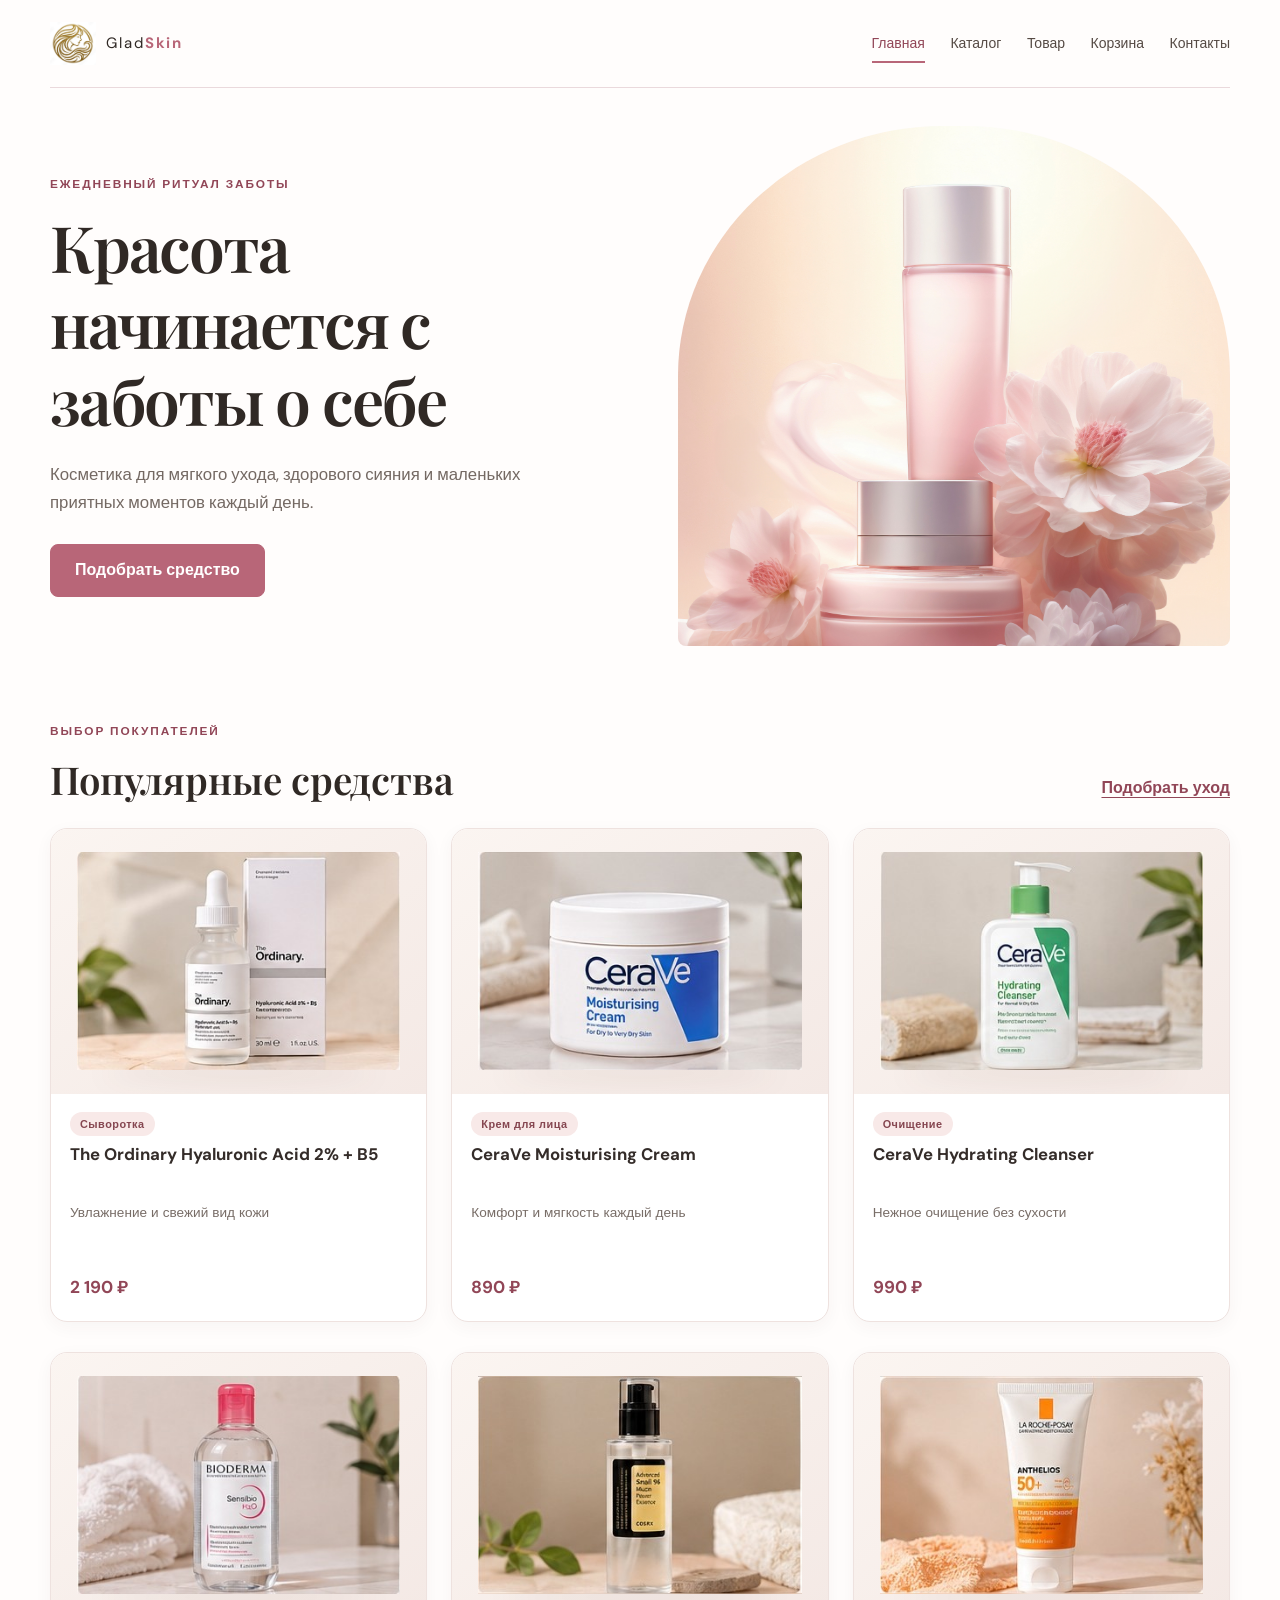
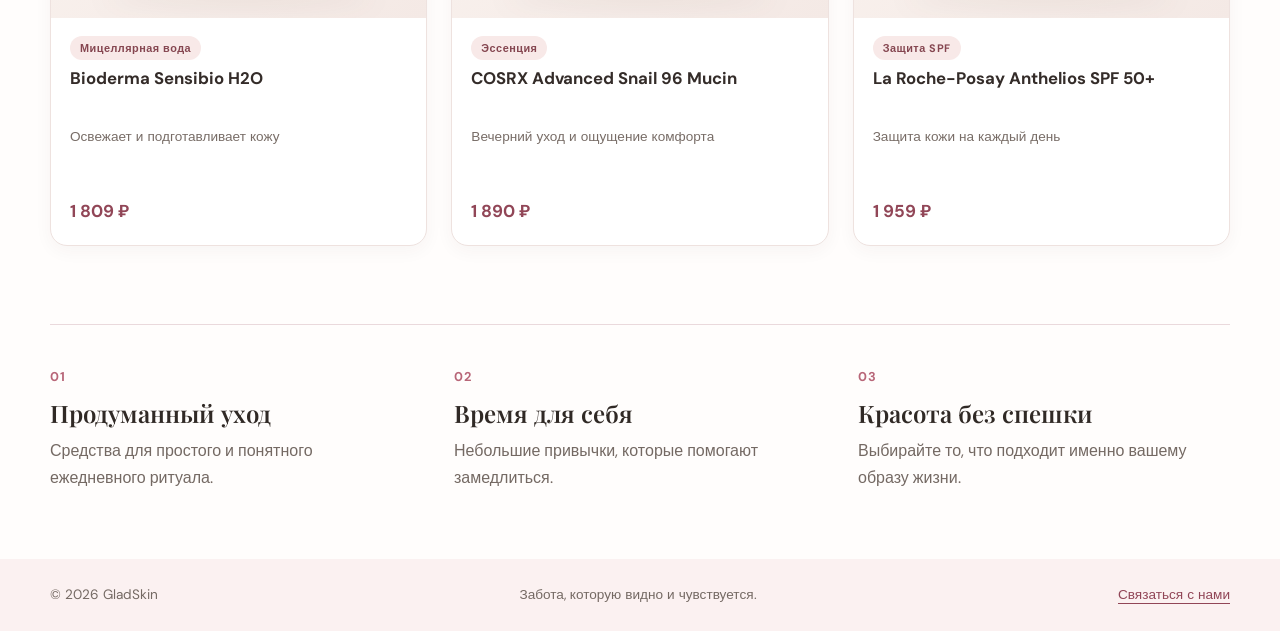
<file: index.html>
<!DOCTYPE html>
<html lang="ru">
<head>
<meta charset="utf-8"/>
<meta content="width=device-width, initial-scale=1" name="viewport"/>
<meta content="GladSkin — магазин косметики для ежедневного ухода за кожей." name="description"/>
<title>GladSkin — магазин косметики</title>
<link href="style.css" rel="stylesheet"/>
</head>
<body>
<a class="skip-link" href="#main-content">Перейти к основному содержимому</a>
<header class="site-header">
<a aria-label="GladSkin — главная" class="brand" href="index.html">
<img alt="Логотип GladSkin" height="48" src="images/logo.svg" width="48"/>
<span>Glad<strong>Skin</strong></span>
</a>
<nav aria-label="Основная навигация" class="main-nav">
<a aria-current="page" href="index.html">Главная</a>
<a href="catalog.html">Каталог</a>
<a href="product.html">Товар</a>
<a href="cart.html">Корзина</a>
<a href="contacts.html">Контакты</a>
</nav>
</header>
<main id="main-content">
<section class="hero">
<div class="hero-copy">
<p class="eyebrow">Ежедневный ритуал заботы</p>
<h1>Красота начинается с заботы о себе</h1>
<p>Косметика для мягкого ухода, здорового сияния и маленьких приятных моментов каждый день.</p>
<a class="button" href="catalog.html">Подобрать средство</a>
</div>
<img alt="Средства для ухода за кожей в нежных бежевых оттенках" class="hero-image" height="1100" src="images/hero-skincare.jpg" width="1000"/>
</section>
<section class="section">
<div class="section-heading">
<div>
<p class="eyebrow">Выбор покупателей</p>
<h2>Популярные средства</h2>
</div>
<a class="text-link" href="catalog.html">Подобрать уход</a>
</div>
<div class="product-grid product-grid-3">
<article class="product-card">
<a class="product-image" href="product.html?id=the-ordinary-hyaluronic"><img alt="Флакон увлажняющей сыворотки для лица" height="747" loading="lazy" src="images/the-ordinary.jpg" width="1110"/></a>
<div class="product-info"><p class="product-type">Сыворотка</p><h3><a href="product.html?id=the-ordinary-hyaluronic">The Ordinary Hyaluronic Acid 2% + B5</a></h3><p class="product-description">Увлажнение и свежий вид кожи</p><p class="price">2 190 ₽</p></div>
</article>
<article class="product-card">
<a class="product-image" href="product.html?id=cerave-moisturising-cream"><img alt="Баночка увлажняющего крема для лица" height="747" loading="lazy" src="images/cerave-cream.jpg" width="1110"/></a>
<div class="product-info"><p class="product-type">Крем для лица</p><h3><a href="product.html?id=cerave-moisturising-cream">CeraVe Moisturising Cream</a></h3><p class="product-description">Комфорт и мягкость каждый день</p><p class="price">890 ₽</p></div>
</article>
<article class="product-card">
<a class="product-image" href="product.html?id=cerave-hydrating-cleanser"><img alt="Средство для очищения кожи в минималистичной упаковке" height="747" loading="lazy" src="images/cerave-cleanser.jpg" width="1110"/></a>
<div class="product-info"><p class="product-type">Очищение</p><h3><a href="product.html?id=cerave-hydrating-cleanser">CeraVe Hydrating Cleanser</a></h3><p class="product-description">Нежное очищение без сухости</p><p class="price">990 ₽</p></div>
</article>
<article class="product-card">
<a class="product-image" href="product.html?id=bioderma-sensibio-h2o"><img alt="Флакон мицеллярной воды Bioderma Sensibio H2O" height="747" loading="lazy" src="images/bioderma-sensibio.jpg" width="1110"/></a>
<div class="product-info"><p class="product-type">Мицеллярная вода</p><h3><a href="product.html?id=bioderma-sensibio-h2o">Bioderma Sensibio H2O</a></h3><p class="product-description">Освежает и подготавливает кожу</p><p class="price">1 809 ₽</p></div>
</article>
<article class="product-card">
<a class="product-image" href="product.html?id=cosrx-snail-essence"><img alt="Флакон увлажняющей эссенции COSRX Advanced Snail 96 Mucin Power Essence" height="747" loading="lazy" src="images/cosrx-snail.jpg" width="1110"/></a>
<div class="product-info"><p class="product-type">Эссенция</p><h3><a href="product.html?id=cosrx-snail-essence">COSRX Advanced Snail 96 Mucin</a></h3><p class="product-description">Вечерний уход и ощущение комфорта</p><p class="price">1 890 ₽</p></div>
</article>
<article class="product-card">
<a class="product-image" href="product.html?id=laroche-anthelios-spf50"><img alt="Солнцезащитное средство для лица" height="747" loading="lazy" src="images/laroche-anthelios.jpg" width="1110"/></a>
<div class="product-info"><p class="product-type">Защита SPF</p><h3><a href="product.html?id=laroche-anthelios-spf50">La Roche-Posay Anthelios SPF 50+</a></h3><p class="product-description">Защита кожи на каждый день</p><p class="price">1 959 ₽</p></div>
</article>
</div>
</section>
<section class="values">
<article><span class="value-number">01</span><h2>Продуманный уход</h2><p>Средства для простого и понятного ежедневного ритуала.</p></article>
<article><span class="value-number">02</span><h2>Время для себя</h2><p>Небольшие привычки, которые помогают замедлиться.</p></article>
<article><span class="value-number">03</span><h2>Красота без спешки</h2><p>Выбирайте то, что подходит именно вашему образу жизни.</p></article>
</section>
</main>
<footer class="site-footer"><p>© 2026 GladSkin</p><p>Забота, которую видно и чувствуется.</p><a href="contacts.html">Связаться с нами</a></footer>
<script defer="" src="script.js"></script>
</body>
</html>
</file>
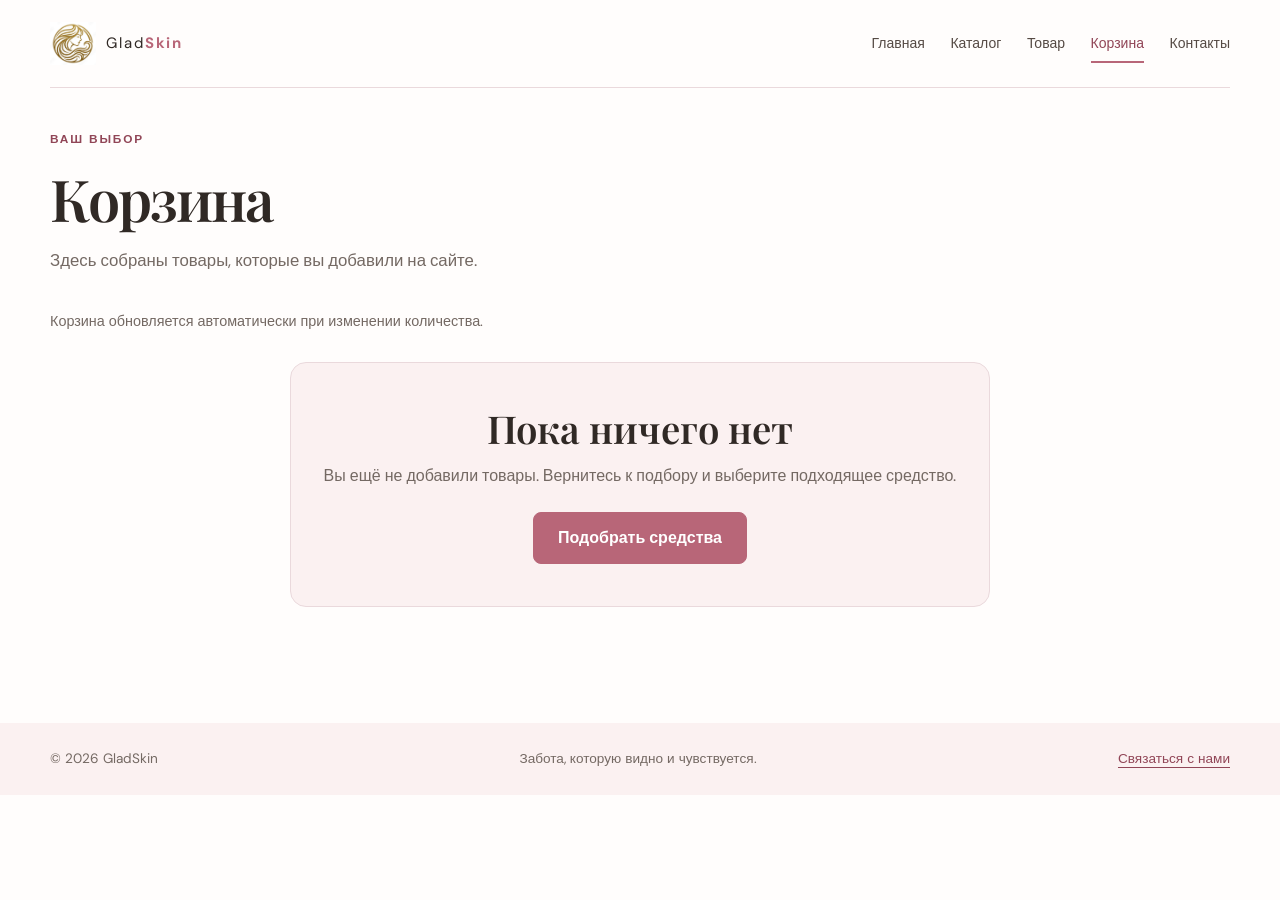
<file: cart.html>
<!DOCTYPE html>
<html lang="ru">
<head>
  <meta charset="UTF-8">
  <meta name="viewport" content="width=device-width, initial-scale=1">
  <meta name="description" content="Корзина магазина GladSkin.">
  <title>Корзина — GladSkin</title>
  <link rel="stylesheet" href="style.css">
</head>
<body>
  <a class="skip-link" href="#main-content">Перейти к основному содержимому</a>
  <header class="site-header">
<a aria-label="GladSkin — главная" class="brand" href="index.html"><img alt="Логотип GladSkin" height="48" src="images/logo.svg" width="48"/><span>Glad<strong>Skin</strong></span></a>
<nav aria-label="Основная навигация" class="main-nav"><a href="index.html">Главная</a><a href="catalog.html">Каталог</a><a href="product.html">Товар</a><a aria-current="page" href="cart.html">Корзина</a><a href="contacts.html">Контакты</a></nav>
</header>
  <main id="main-content" class="page-main">
    <section class="page-intro"><p class="eyebrow">Ваш выбор</p><h1>Корзина</h1><p>Здесь собраны товары, которые вы добавили на сайте.</p></section>
    <p class="cart-update-note" id="cart-update-status" role="status" aria-live="polite">Корзина обновляется автоматически при изменении количества.</p>
    <div class="cart-empty" id="cart-empty" hidden>
      <h2>Пока ничего нет</h2>
      <p>Вы ещё не добавили товары. Вернитесь к подбору и выберите подходящее средство.</p>
      <a class="button" href="catalog.html">Подобрать средства</a>
    </div>
    <section class="cart-layout" id="cart-layout" hidden>
      <div>
        <div class="cart-items" id="cart-items" aria-label="Товары в корзине"></div>
        <div class="cart-actions"><a class="text-link" href="catalog.html">← Продолжить выбор</a><button class="button button-light" id="clear-cart" type="button">Очистить корзину</button></div>
      </div>
      <aside class="order-summary" aria-label="Итог заказа">
        <h2>Ваш заказ</h2>
        <p><span id="cart-count">Товары (0)</span><strong id="cart-subtotal">0 ₽</strong></p>
        <p><span>Доставка</span><strong id="cart-delivery">0 ₽</strong></p>
        <p class="delivery-hint" id="delivery-hint">Добавьте товар, чтобы увидеть стоимость доставки.</p>
        <div class="summary-total"><span>Итого</span><strong id="cart-total">0 ₽</strong></div>
        <form class="checkout-form" id="checkout-form" data-validated-form="checkout" novalidate>
          <h3>Данные для оформления</h3>
          <div class="field">
            <label for="order-name">Имя получателя</label>
            <input id="order-name" name="name" type="text" minlength="2" maxlength="60" autocomplete="name" required aria-describedby="order-name-error" placeholder="Ваше имя">
            <small class="field-error" id="order-name-error" data-error-for="order-name"></small>
          </div>
          <div class="field">
            <label for="order-phone">Телефон</label>
            <input id="order-phone" name="phone" type="tel" autocomplete="tel" required aria-describedby="order-phone-error" placeholder="+7 900 000-00-00">
            <small class="field-error" id="order-phone-error" data-error-for="order-phone"></small>
          </div>
          <div class="field">
            <label for="order-email">Электронная почта</label>
            <input id="order-email" name="email" type="email" autocomplete="email" required aria-describedby="order-email-error" placeholder="name@example.com">
            <small class="field-error" id="order-email-error" data-error-for="order-email"></small>
          </div>
          <div class="field">
            <label for="delivery-method">Способ получения</label>
            <select id="delivery-method" name="delivery" required>
              <option value="courier">Курьером</option>
              <option value="pickup">Самовывоз</option>
            </select>
          </div>
          <div class="consent-wrap">
            <label class="check-field"><input id="order-consent" name="consent" type="checkbox" required> Подтверждаю правильность указанных данных.</label>
            <small class="field-error" id="order-consent-error" data-error-for="order-consent"></small>
          </div>
          <button class="button button-full" type="submit">Проверить заказ</button>
          <p class="form-status" id="checkout-status" role="status" aria-live="polite"></p>
        </form>
        <p class="demo-note">Форма проверяет данные в браузере. В ПР2 заказ не отправляется на сервер и не оплачивается.</p>
      </aside>
    </section>
  </main>
  <footer class="site-footer"><p>© 2026 GladSkin</p><p>Забота, которую видно и чувствуется.</p><a href="contacts.html">Связаться с нами</a></footer>
  <script src="script.js" defer></script>
</body>
</html>
</file>
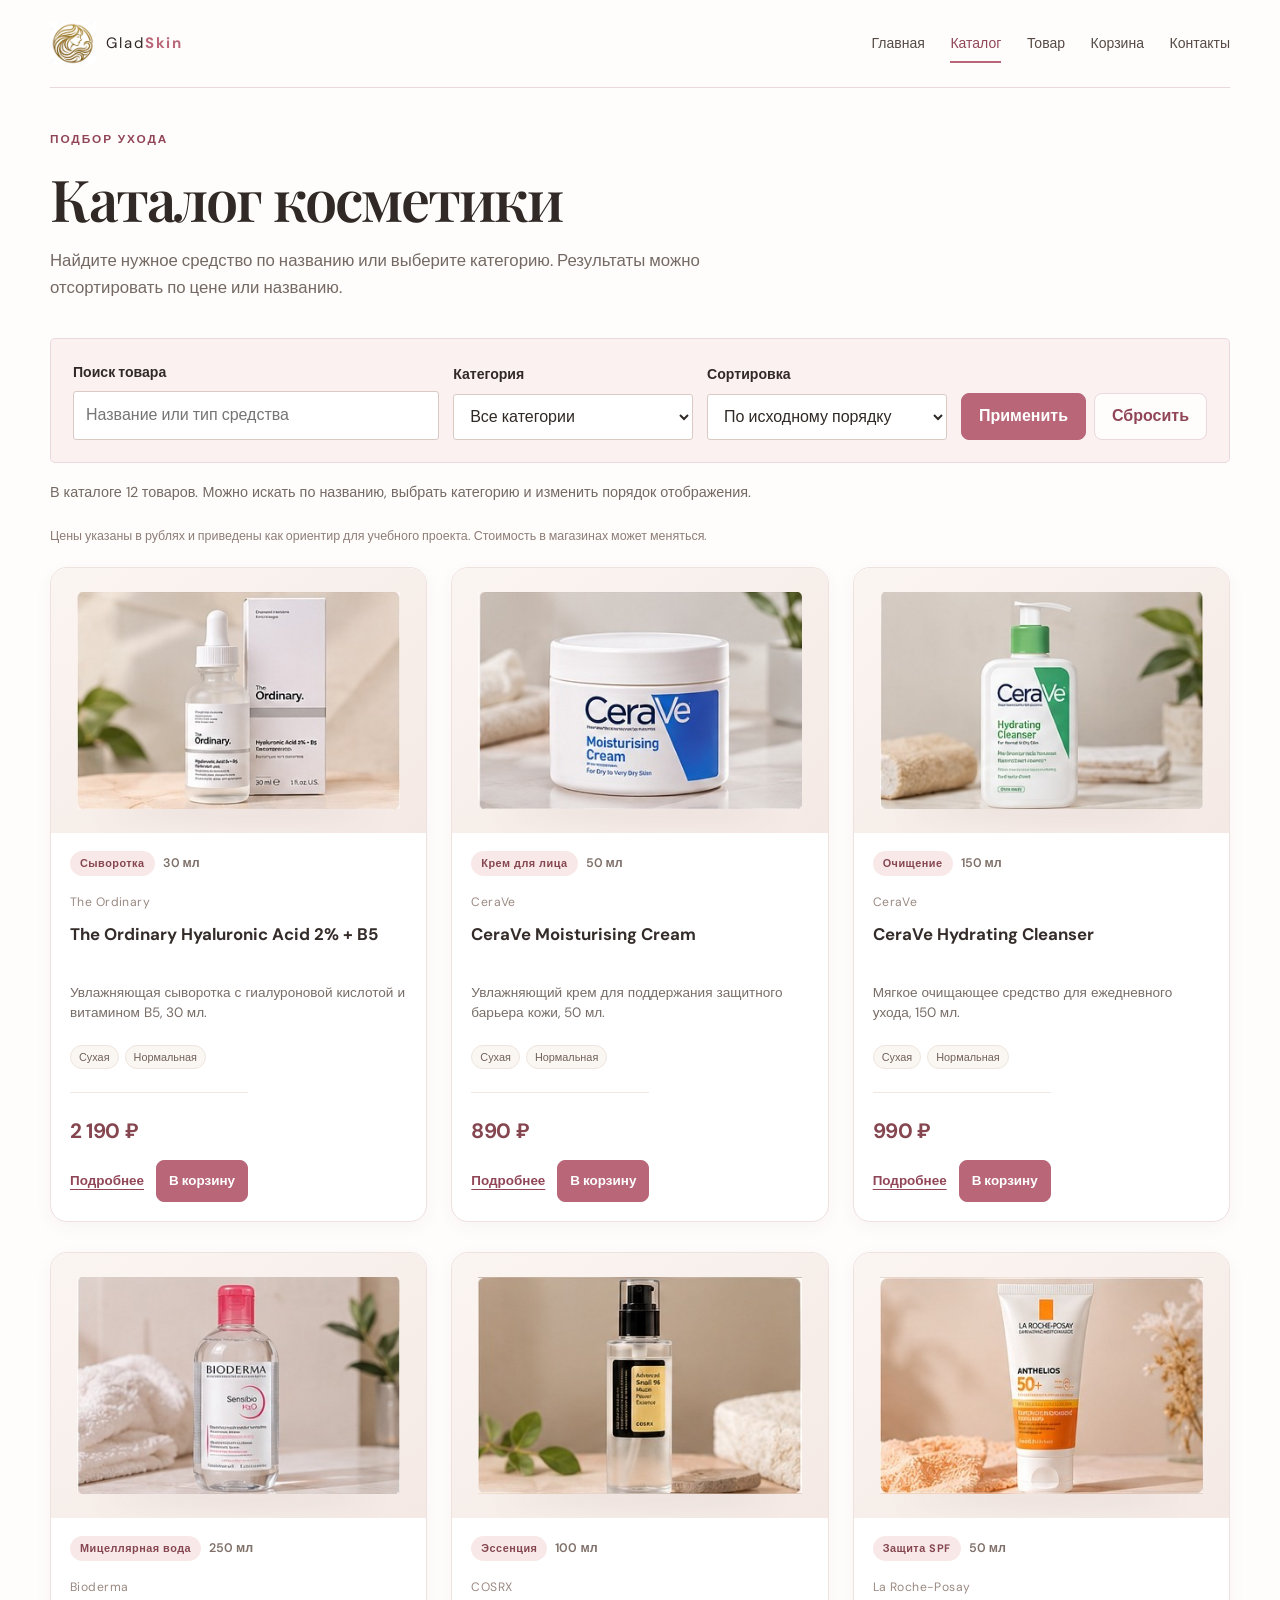
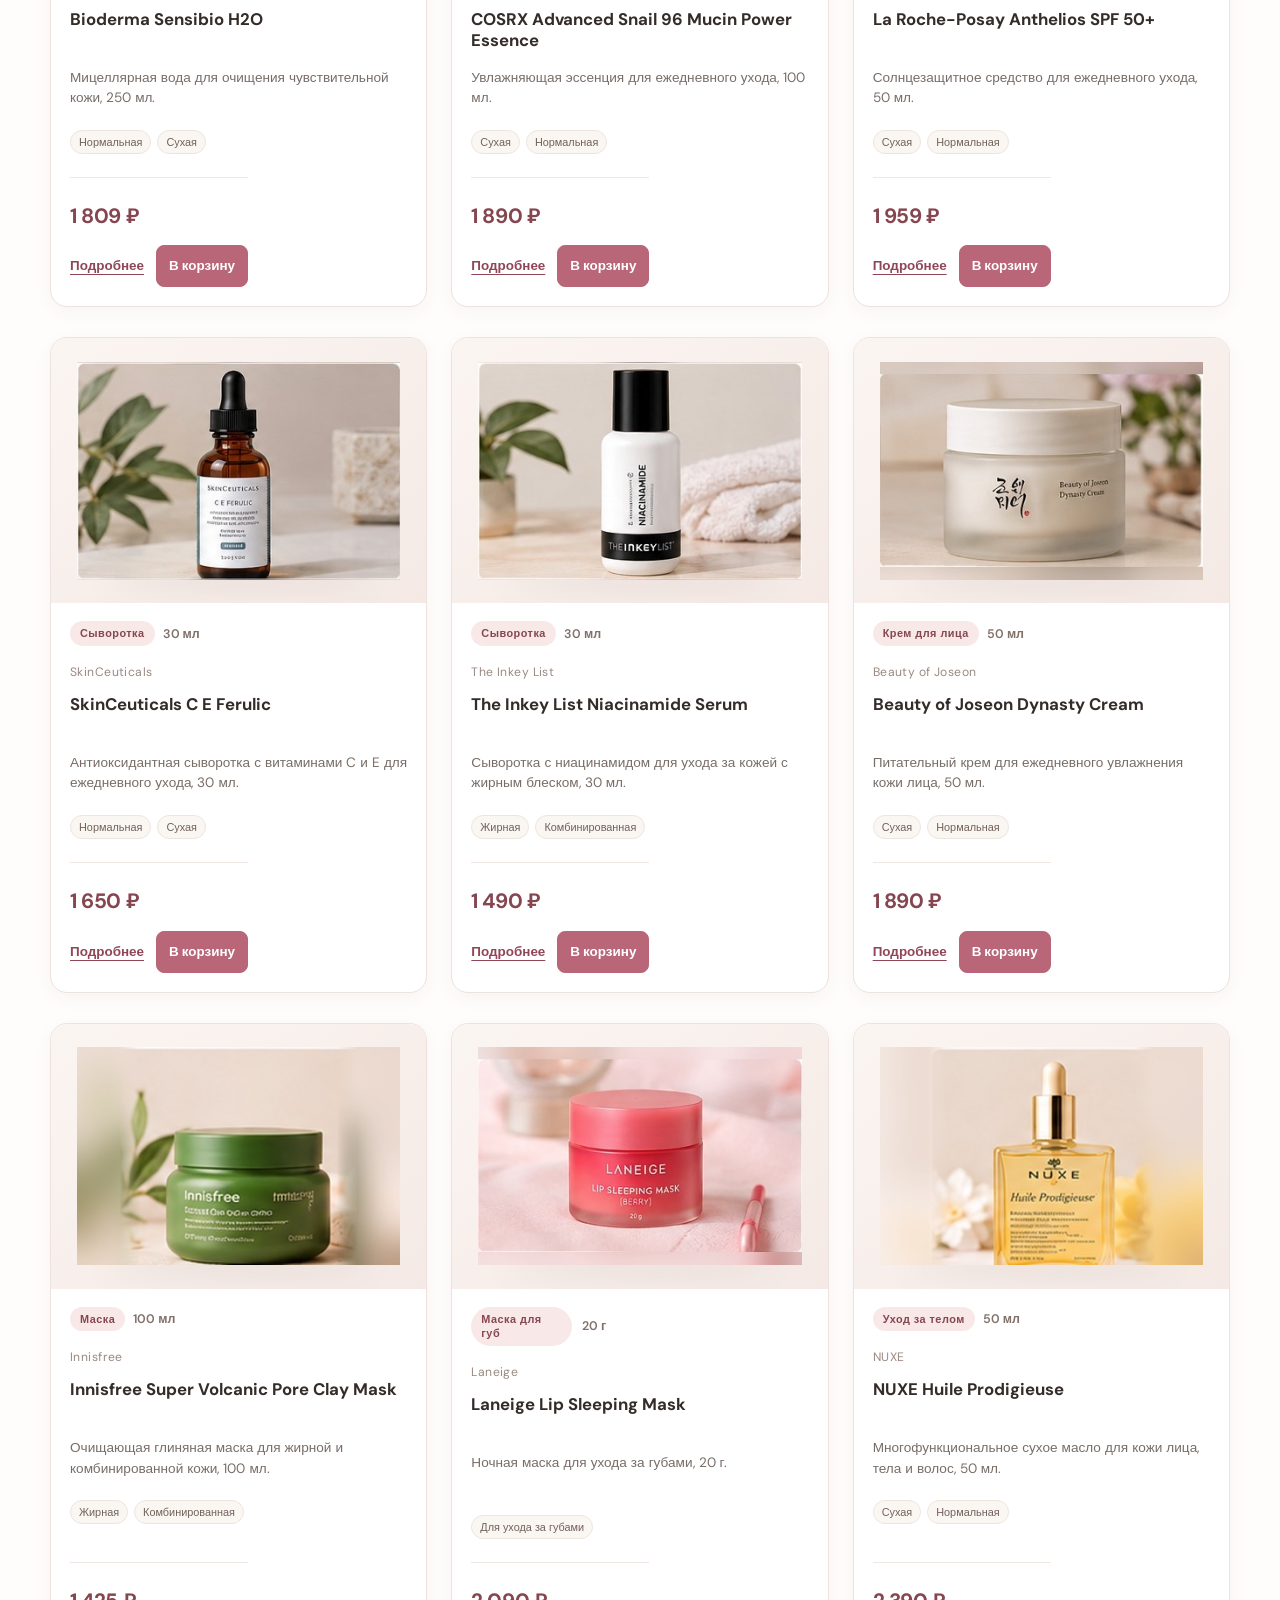
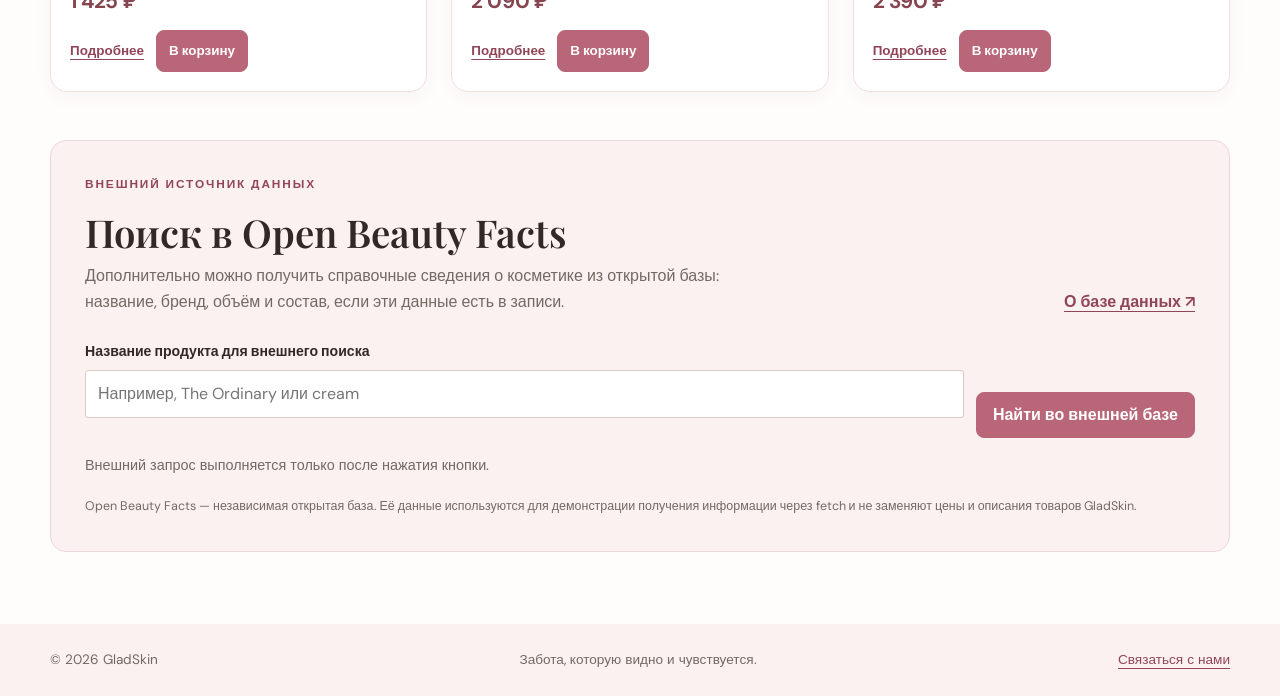
<file: catalog.html>
<!DOCTYPE html>
<html lang="ru">
<head>
  <meta charset="UTF-8">
  <meta name="viewport" content="width=device-width, initial-scale=1">
  <meta name="description" content="Каталог косметики GladSkin с поиском по названию, категориями и сортировкой.">
  <title>Подбор ухода — GladSkin</title>
  <link rel="stylesheet" href="style.css">
</head>
<body>
  <a class="skip-link" href="#main-content">Перейти к основному содержимому</a>
  <header class="site-header">
<a aria-label="GladSkin — главная" class="brand" href="index.html"><img alt="Логотип GladSkin" height="48" src="images/logo.svg" width="48"/><span>Glad<strong>Skin</strong></span></a>
<nav aria-label="Основная навигация" class="main-nav">
<a href="index.html">Главная</a><a aria-current="page" href="catalog.html">Каталог</a><a href="product.html">Товар</a><a href="cart.html">Корзина</a><a href="contacts.html">Контакты</a>
</nav>
</header>
  <main id="main-content" class="page-main">
    <section class="page-intro">
      <p class="eyebrow">Подбор ухода</p>
      <h1>Каталог косметики</h1>
      <p>Найдите нужное средство по названию или выберите категорию. Результаты можно отсортировать по цене или названию.</p>
    </section>

    <form class="filter-panel" id="catalog-filter-form" role="search" novalidate>
      <div class="field catalog-search-field">
        <label for="search">Поиск товара</label>
        <input id="search" name="search" type="search" placeholder="Название или тип средства" autocomplete="off">
      </div>
      <div class="field">
        <label for="category">Категория</label>
        <select id="category" name="category">
          <option value="">Все категории</option>
          <option value="Сыворотка">Сыворотка</option>
          <option value="Крем для лица">Крем для лица</option>
          <option value="Очищение">Очищение</option>
          <option value="Мицеллярная вода">Мицеллярная вода</option>
          <option value="Эссенция">Эссенция</option>
          <option value="Защита SPF">Защита SPF</option>
          <option value="Маска">Маска</option>
          <option value="Маска для губ">Маска для губ</option>
          <option value="Уход за телом">Уход за телом</option>
        </select>
      </div>
      <div class="field">
        <label for="sort">Сортировка</label>
        <select id="sort" name="sort">
          <option value="popular">По исходному порядку</option>
          <option value="cheap">Сначала дешевле</option>
          <option value="expensive">Сначала дороже</option>
          <option value="az">По названию А–Я</option>
        </select>
      </div>
      <div class="filter-actions">
        <button class="button button-small" id="apply-filters" type="submit">Применить</button>
        <button class="button button-small button-light" id="reset-filters" type="reset">Сбросить</button>
      </div>
    </form>
    <p class="catalog-status" id="catalog-status" role="status" aria-live="polite">В каталоге представлены все товары. Введите название или выберите категорию.</p>
    <p class="price-note">Цены указаны в рублях и приведены как ориентир для учебного проекта. Стоимость в магазинах может меняться.</p>
    <section class="product-grid search-results-grid" id="product-grid" aria-label="Каталог товаров"></section>
    <p class="empty-state" id="empty-state" hidden>По заданным условиям товары не найдены. Измените поисковый запрос или сбросьте фильтры.</p>

    <section class="external-source" aria-labelledby="external-source-title">
      <div class="external-source-heading">
        <div>
          <p class="eyebrow">Внешний источник данных</p>
          <h2 id="external-source-title">Поиск в Open Beauty Facts</h2>
          <p>Дополнительно можно получить справочные сведения о косметике из открытой базы: название, бренд, объём и состав, если эти данные есть в записи.</p>
        </div>
        <a class="text-link" href="https://world.openbeautyfacts.org/" target="_blank" rel="noopener noreferrer">О базе данных ↗</a>
      </div>
      <form class="external-search-form" id="beauty-api-form" novalidate>
        <div class="field">
          <label for="beauty-query">Название продукта для внешнего поиска</label>
          <input id="beauty-query" name="query" type="search" placeholder="Например, The Ordinary или cream" autocomplete="off" aria-describedby="beauty-query-error">
          <small class="field-error" id="beauty-query-error"></small>
        </div>
        <button class="button button-small" id="beauty-search-button" type="submit">Найти во внешней базе</button>
      </form>
      <p class="api-status" id="api-status" role="status" aria-live="polite">Внешний запрос выполняется только после нажатия кнопки.</p>
      <div class="external-product-grid" id="api-results" aria-live="polite"></div>
      <p class="api-disclaimer">Open Beauty Facts — независимая открытая база. Её данные используются для демонстрации получения информации через fetch и не заменяют цены и описания товаров GladSkin.</p>
    </section>
  </main>
  <footer class="site-footer"><p>© 2026 GladSkin</p><p>Забота, которую видно и чувствуется.</p><a href="contacts.html">Связаться с нами</a></footer>
  <script src="script.js" defer></script>
</body>
</html>
</file>
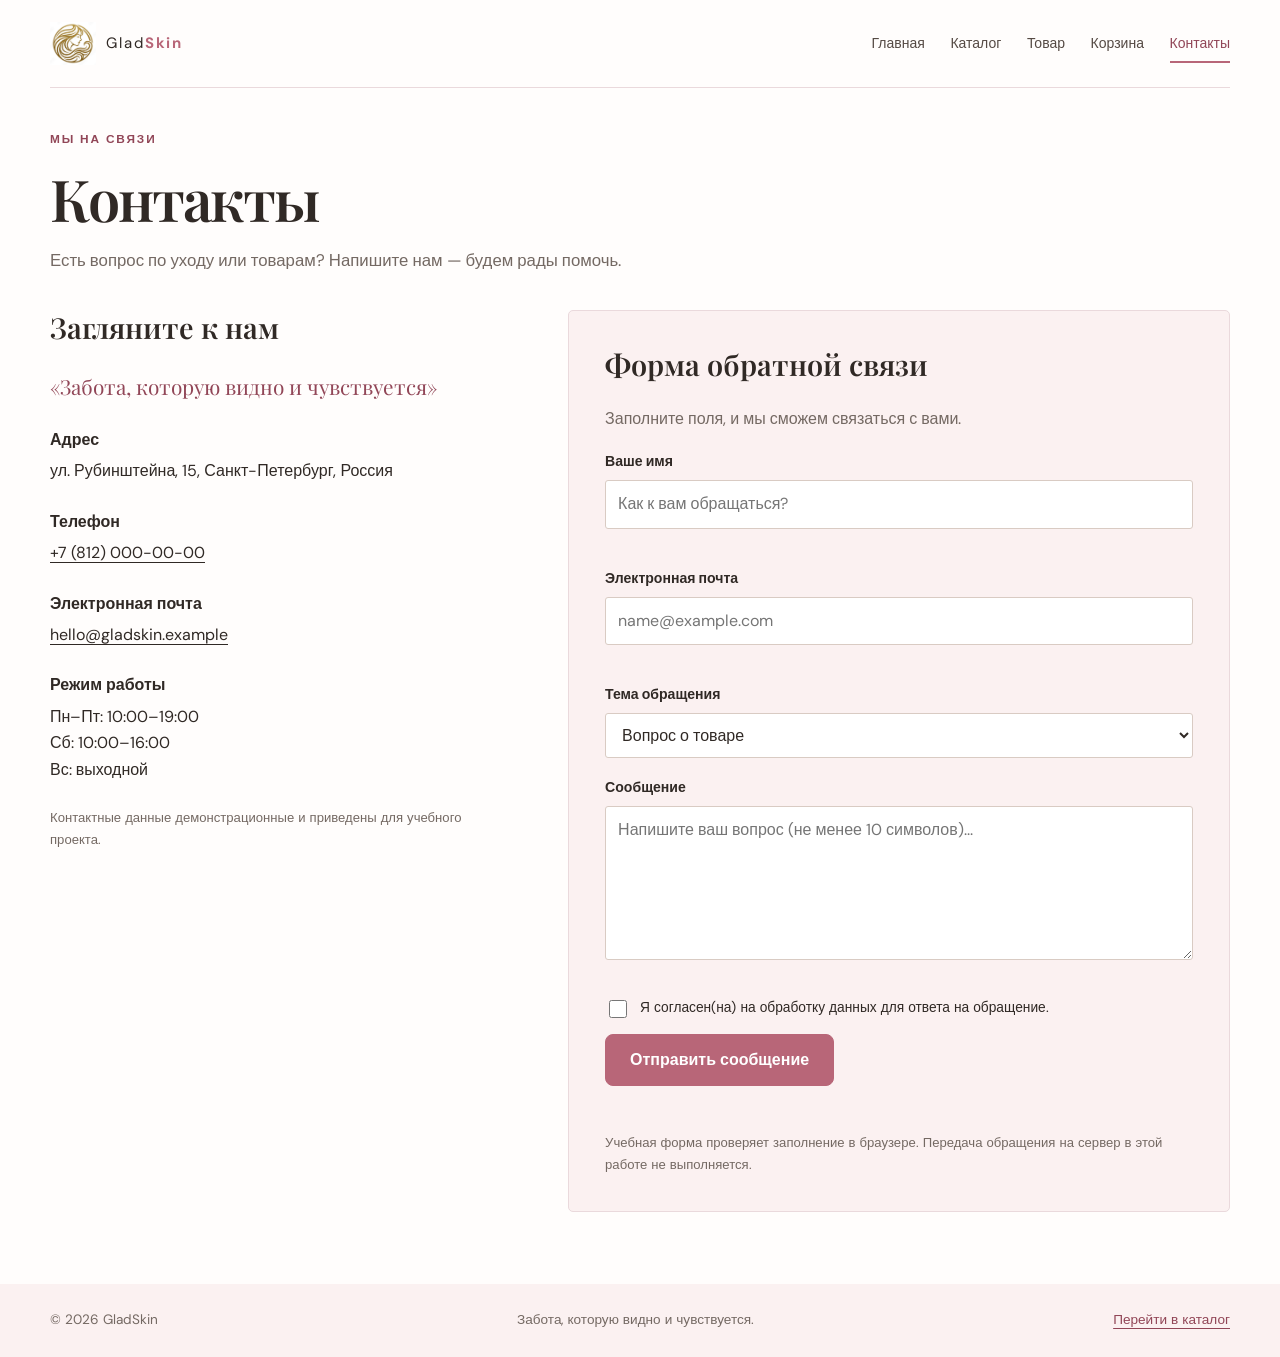
<file: contacts.html>
<!DOCTYPE html>
<html lang="ru">
<head>
  <meta charset="UTF-8">
  <meta name="viewport" content="width=device-width, initial-scale=1">
  <meta name="description" content="Контакты и форма обратной связи GladSkin.">
  <title>Контакты — GladSkin</title>
  <link rel="stylesheet" href="style.css">
</head>
<body>
  <a class="skip-link" href="#main-content">Перейти к основному содержимому</a>
  <header class="site-header">
    <a class="brand" href="index.html" aria-label="GladSkin — главная"><img src="images/logo.svg" alt="Логотип GladSkin" width="48" height="48"><span>Glad<strong>Skin</strong></span></a>
    <nav class="main-nav" aria-label="Основная навигация"><a href="index.html">Главная</a><a href="catalog.html">Каталог</a><a href="product.html">Товар</a><a href="cart.html">Корзина</a><a aria-current="page" href="contacts.html">Контакты</a></nav>
  </header>
  <main id="main-content" class="page-main">
    <section class="page-intro"><p class="eyebrow">Мы на связи</p><h1>Контакты</h1><p>Есть вопрос по уходу или товарам? Напишите нам — будем рады помочь.</p></section>
    <section class="contact-layout">
      <div class="contact-info">
        <h2>Загляните к нам</h2>
        <p class="contact-slogan">«Забота, которую видно и чувствуется»</p>
        <address>
          <p><strong>Адрес</strong><br>ул. Рубинштейна, 15, Санкт-Петербург, Россия</p>
          <p><strong>Телефон</strong><br><a href="tel:+78120000000">+7 (812) 000-00-00</a></p>
          <p><strong>Электронная почта</strong><br><a href="mailto:hello@gladskin.example">hello@gladskin.example</a></p>
          <p><strong>Режим работы</strong><br>Пн–Пт: 10:00–19:00<br>Сб: 10:00–16:00<br>Вс: выходной</p>
        </address>
        <p class="demo-note">Контактные данные демонстрационные и приведены для учебного проекта.</p>
      </div>
      <form class="contact-form" id="contact-form" data-validated-form="contact" novalidate>
        <h2>Форма обратной связи</h2>
        <p>Заполните поля, и мы сможем связаться с вами.</p>
        <div class="field">
          <label for="name">Ваше имя</label>
          <input id="name" name="name" type="text" autocomplete="name" minlength="2" maxlength="60" required aria-describedby="name-error" placeholder="Как к вам обращаться?">
          <small class="field-error" id="name-error" data-error-for="name"></small>
        </div>
        <div class="field">
          <label for="email">Электронная почта</label>
          <input id="email" name="email" type="email" autocomplete="email" required aria-describedby="email-error" placeholder="name@example.com">
          <small class="field-error" id="email-error" data-error-for="email"></small>
        </div>
        <div class="field">
          <label for="topic">Тема обращения</label>
          <select id="topic" name="topic" required>
            <option value="question">Вопрос о товаре</option>
            <option value="delivery">Доставка</option>
            <option value="other">Другое</option>
          </select>
        </div>
        <div class="field">
          <label for="message">Сообщение</label>
          <textarea id="message" name="message" rows="5" required minlength="10" maxlength="1000" aria-describedby="message-error" placeholder="Напишите ваш вопрос (не менее 10 символов)..."></textarea>
          <small class="field-error" id="message-error" data-error-for="message"></small>
        </div>
        <div class="consent-wrap">
          <label class="check-field"><input id="consent" type="checkbox" name="consent" required> Я согласен(на) на обработку данных для ответа на обращение.</label>
          <small class="field-error" id="consent-error" data-error-for="consent"></small>
        </div>
        <button class="button" type="submit">Отправить сообщение</button>
        <p class="form-status" id="contact-form-status" role="status" aria-live="polite"></p>
        <p class="demo-note">Учебная форма проверяет заполнение в браузере. Передача обращения на сервер в этой работе не выполняется.</p>
      </form>
    </section>
  </main>
  <footer class="site-footer"><p>© 2026 GladSkin</p><p>Забота, которую видно и чувствуется.</p><a href="catalog.html">Перейти в каталог</a></footer>
  <script src="script.js" defer></script>
</body>
</html>
</file>
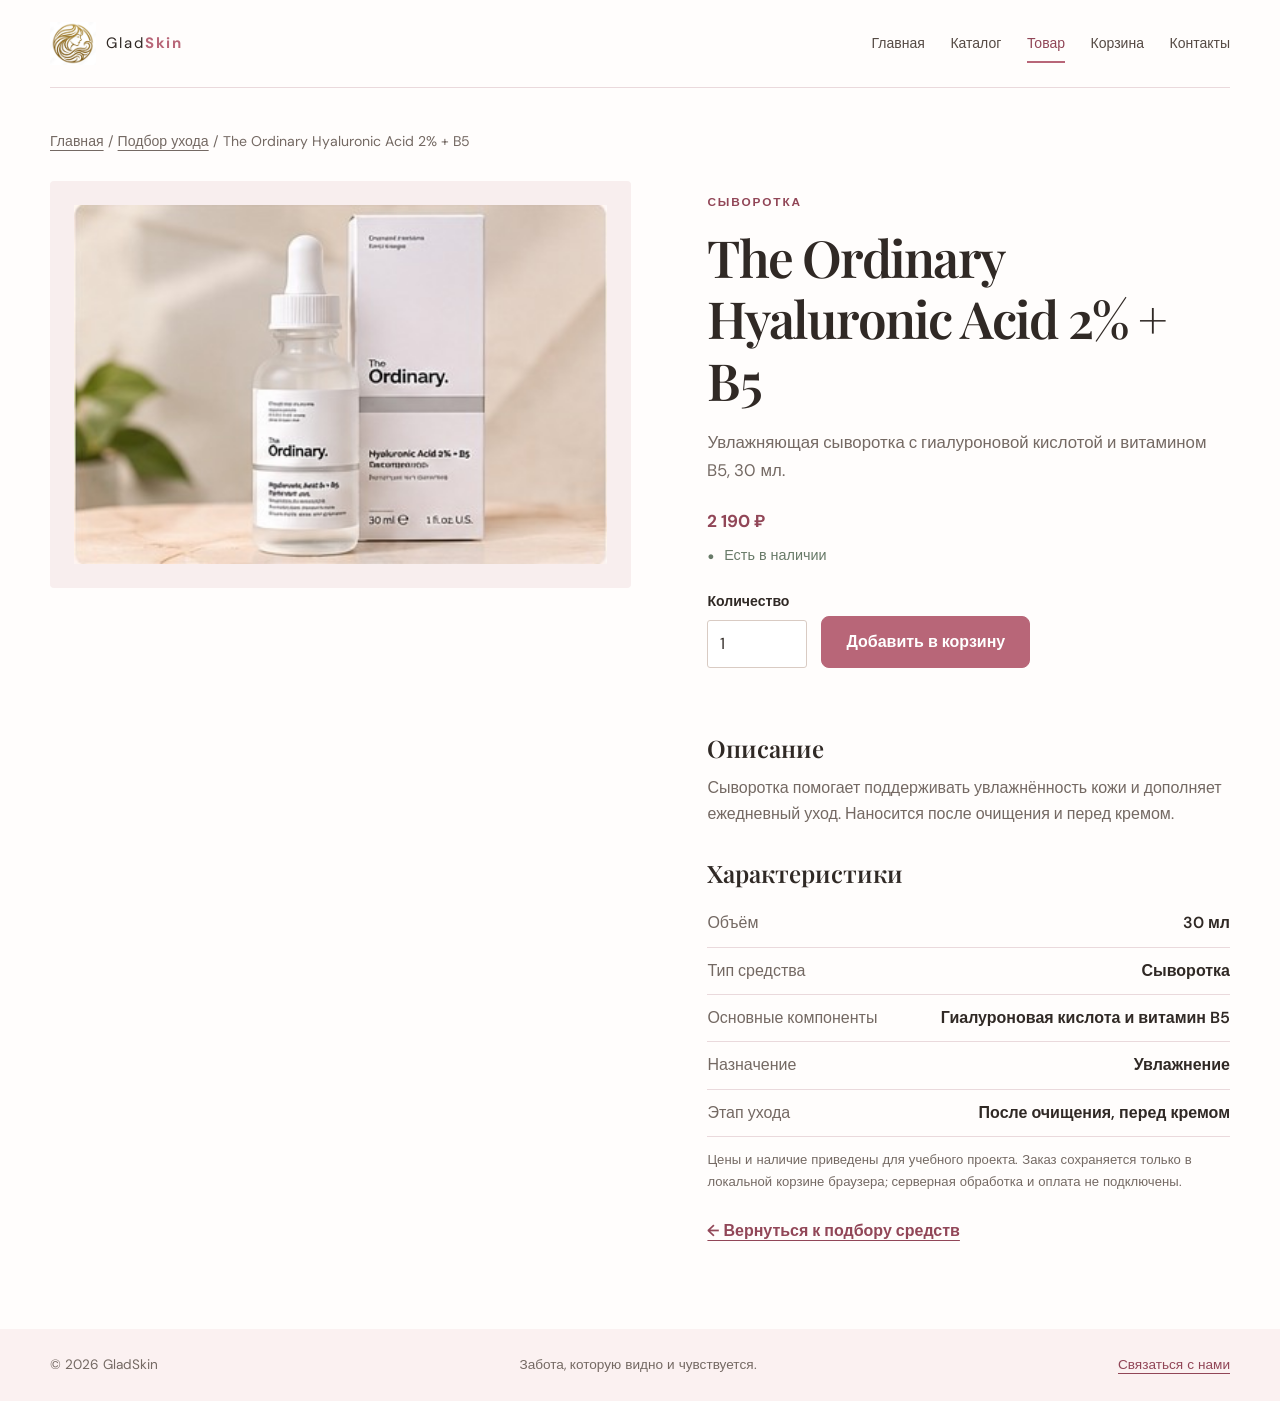
<file: product.html>
<!DOCTYPE html>
<html lang="ru">
<head>
  <meta charset="UTF-8">
  <meta name="viewport" content="width=device-width, initial-scale=1">
  <meta name="description" content="Подробная информация о выбранном средстве в магазине GladSkin.">
  <title>Товар — GladSkin</title>
  <link rel="stylesheet" href="style.css">
</head>
<body>
  <a class="skip-link" href="#main-content">Перейти к основному содержимому</a>
  <header class="site-header">
<a aria-label="GladSkin — главная" class="brand" href="index.html"><img alt="Логотип GladSkin" height="48" src="images/logo.svg" width="48"/><span>Glad<strong>Skin</strong></span></a>
<nav aria-label="Основная навигация" class="main-nav">
<a href="index.html">Главная</a><a href="catalog.html">Каталог</a><a aria-current="page" href="product.html">Товар</a><a href="cart.html">Корзина</a><a href="contacts.html">Контакты</a>
</nav>
</header>
  <main id="main-content" class="page-main" data-product-page>
    <p class="breadcrumbs"><a href="index.html">Главная</a> / <a href="catalog.html">Подбор ухода</a> / <span id="product-breadcrumb">The Ordinary Hyaluronic Acid 2% + B5</span></p>
    <article class="product-detail">
      <figure class="detail-image"><img id="product-image" src="images/the-ordinary.jpg" alt="Флакон сыворотки The Ordinary Hyaluronic Acid 2% + B5, 30 мл" width="1110" height="747"></figure>
      <div class="detail-copy">
        <p class="eyebrow" id="product-category">Сыворотка для лица</p>
        <h1 id="product-name">The Ordinary Hyaluronic Acid 2% + B5</h1>
        <p class="detail-lead" id="product-description">Увлажняющая сыворотка с гиалуроновой кислотой и витамином B5, 30 мл.</p>
        <p class="price price-large" id="product-price">2 190 ₽</p>
        <p class="stock"><span aria-hidden="true">●</span> Есть в наличии</p>
        <div class="purchase-controls">
          <div class="field quantity-field">
            <label for="product-quantity">Количество</label>
            <input id="product-quantity" type="number" min="1" max="10" step="1" value="1" inputmode="numeric">
          </div>
          <button class="button" id="add-product-to-cart" type="button">Добавить в корзину</button>
        </div>
        <p class="form-status" id="product-cart-status" role="status" aria-live="polite"></p>
        <section class="detail-section"><h2>Описание</h2><p id="product-details">Сыворотка дополняет ежедневный уход после этапа очищения и перед нанесением крема.</p></section>
        <section class="detail-section"><h2>Характеристики</h2><dl class="spec-list">
          <div><dt>Объём</dt><dd id="product-volume">30 мл</dd></div>
          <div><dt>Тип средства</dt><dd id="product-spec-category">Увлажняющая сыворотка</dd></div>
          <div><dt>Основные компоненты</dt><dd id="product-ingredients">Гиалуроновая кислота и витамин B5</dd></div>
          <div><dt>Назначение</dt><dd id="product-purpose">Увлажнение</dd></div>
          <div><dt>Этап ухода</dt><dd id="product-stage">После очищения, перед кремом</dd></div>
        </dl></section>
        <p class="demo-note">Цены и наличие приведены для учебного проекта. Заказ сохраняется только в локальной корзине браузера; серверная обработка и оплата не подключены.</p>
        <a class="text-link" href="catalog.html">← Вернуться к подбору средств</a>
      </div>
    </article>
  </main>
  <footer class="site-footer"><p>© 2026 GladSkin</p><p>Забота, которую видно и чувствуется.</p><a href="contacts.html">Связаться с нами</a></footer>
  <script src="script.js" defer></script>
</body>
</html>
</file>
<file: style.css>
@import url('https://fonts.googleapis.com/css2?family=DM+Sans:wght@400;500;600;700&family=Playfair+Display:wght@500;600;700&display=swap');

:root {
  --ink: #302925;
  --muted: #746963;
  --rose: #a65d66;
  --rose-dark: #854650;
  --rose-pale: #f7e9e7;
  --cream: #fbf7f2;
  --paper: #fffdfb;
  --line: #eadfd8;
  --sage: #687a68;
  --shadow: 0 14px 40px rgba(73, 47, 40, .08);
}
* { box-sizing: border-box; }
html { scroll-behavior: smooth; }
body {
  margin: 0;
  color: var(--ink);
  background: var(--paper);
  font-family: 'DM Sans', Arial, sans-serif;
  font-size: 16px;
  line-height: 1.65;
}
img { display: block; max-width: 100%; height: auto; }
a { color: inherit; text-decoration-thickness: 1px; text-underline-offset: 4px; }
a:hover { color: var(--rose-dark); }
a:focus-visible, button:focus-visible, input:focus-visible, select:focus-visible, textarea:focus-visible {
  outline: 3px solid #bb7780;
  outline-offset: 3px;
}
.site-header {
  width: min(1180px, calc(100% - 48px));
  margin: 0 auto;
  min-height: 88px;
  display: flex;
  align-items: center;
  justify-content: space-between;
  gap: 24px;
  border-bottom: 1px solid var(--line);
}
.brand { display: inline-flex; align-items: center; gap: 10px; text-decoration: none; white-space: nowrap; letter-spacing: .13em; font-size: 15px; }
.brand img { width: auto; height: 44px; max-width: 48px; object-fit: contain; flex: 0 0 auto; }
.brand strong { color: var(--rose); font-weight: 700; }
.main-nav { display: flex; align-items: center; justify-content: flex-end; gap: clamp(12px, 2vw, 28px); flex-wrap: wrap; }
.main-nav a { font-size: 14px; text-decoration: none; color: #554a44; padding: 8px 0; }
.main-nav a[aria-current="page"] { color: var(--rose-dark); box-shadow: inset 0 -2px var(--rose); }
h1, h2, h3 { line-height: 1.2; margin-top: 0; }
h1, h2 { font-family: 'Playfair Display', Georgia, serif; font-weight: 600; }
h1 { font-size: clamp(2.3rem, 5vw, 4.5rem); letter-spacing: -.035em; }
h2 { font-size: clamp(1.65rem, 3vw, 2.4rem); }
h3 { font-size: 1.15rem; margin-bottom: 8px; }
p { margin-top: 0; }
.hero { width: min(1180px, calc(100% - 48px)); margin: 38px auto 76px; display: grid; grid-template-columns: 1fr 1fr; align-items: center; gap: clamp(30px, 6vw, 80px); }
.hero-copy { padding: 28px 0; }
.hero-copy h1 { max-width: 620px; margin-bottom: 22px; }
.hero-copy > p:not(.eyebrow) { color: var(--muted); max-width: 480px; font-size: 1.05rem; margin-bottom: 28px; }
.hero-image { width: 100%; height: 520px; object-fit: cover; border-radius: 48% 48% 8px 8px; background: var(--rose-pale); }
.eyebrow { color: var(--rose); text-transform: uppercase; letter-spacing: .16em; font-size: .74rem; font-weight: 700; margin-bottom: 14px; }
.button { display: inline-flex; justify-content: center; align-items: center; min-height: 48px; padding: 12px 24px; border: 1px solid var(--rose); border-radius: 3px; background: var(--rose); color: white; font: inherit; font-weight: 600; text-decoration: none; cursor: pointer; }
.button:hover { color: white; background: var(--rose-dark); border-color: var(--rose-dark); }
.button-small { min-height: 44px; padding: 9px 16px; }
.button-full { display: flex; width: 100%; }
.section, .values, .page-main { width: min(1180px, calc(100% - 48px)); margin-left: auto; margin-right: auto; }
.section { margin-bottom: 78px; }
.section-heading { display: flex; align-items: end; justify-content: space-between; gap: 24px; margin-bottom: 26px; }
.section-heading h2 { margin-bottom: 0; }
.text-link { color: var(--rose-dark); font-weight: 600; }
.product-grid { display: grid; grid-template-columns: repeat(4, minmax(0, 1fr)); gap: 28px 20px; }
.product-grid-3 { grid-template-columns: repeat(3, minmax(0, 1fr)); }
.product-card { min-width: 0; background: var(--paper); }
.product-image { display: block; overflow: hidden; background: var(--cream); border-radius: 4px; }
.product-image img { display: block; width: 100%; aspect-ratio: 4 / 4.4; object-fit: contain; padding: 12px; background: #f4f0e8; transition: transform .25s ease; }
.product-image:hover img { transform: scale(1.035); }
.product-info { padding: 14px 2px 0; }
.product-type { color: var(--rose-dark); font-family: 'DM Sans', Arial, sans-serif; font-size: .78rem; font-weight: 700; letter-spacing: .07em; text-transform: uppercase; margin-bottom: 5px; }
.product-info h2, .product-info h3 { font-family: 'DM Sans', Arial, sans-serif; font-size: 1.05rem; font-weight: 600; margin-bottom: 7px; }
.product-info h2 a, .product-info h3 a { text-decoration: none; }
.product-description { color: var(--muted); font-size: .88rem; margin-bottom: 8px; }
.price { font-weight: 700; color: var(--rose-dark); margin-bottom: 0; }
.values { display: grid; grid-template-columns: repeat(3, minmax(0, 1fr)); gap: 32px; padding: 38px 0 68px; border-top: 1px solid var(--line); }
.values article { padding-right: 16px; }
.values h2 { font-size: 1.5rem; margin: 10px 0; }
.values p { color: var(--muted); margin-bottom: 0; }
.value-number { color: var(--rose); letter-spacing: .1em; font-size: .8rem; font-weight: 700; }
.site-footer { display: flex; align-items: center; justify-content: space-between; flex-wrap: wrap; gap: 10px 24px; padding: 25px max(24px, calc((100% - 1180px) / 2)); background: var(--cream); color: var(--muted); font-size: .85rem; }
.site-footer p { margin: 0; }
.site-footer a { color: var(--rose-dark); }
.page-main { padding-top: 42px; padding-bottom: 72px; }
.page-intro { max-width: 720px; margin-bottom: 36px; }
.page-intro h1 { font-size: clamp(2.3rem, 5vw, 3.6rem); margin-bottom: 14px; }
.page-intro > p:last-child { color: var(--muted); font-size: 1.05rem; }
.filter-panel { display: grid; grid-template-columns: 1.5fr 1fr 1fr auto; align-items: end; gap: 14px; padding: 22px; margin-bottom: 12px; background: var(--cream); border: 1px solid var(--line); border-radius: 5px; }
.field { display: flex; flex-direction: column; gap: 7px; min-width: 0; }
.field label, .cart-item-info label { font-size: .88rem; font-weight: 600; }
input, select, textarea { width: 100%; max-width: 100%; min-height: 44px; padding: 10px 12px; border: 1px solid #d9cbc3; border-radius: 3px; color: var(--ink); background: white; font: inherit; }
textarea { resize: vertical; }
.demo-note { color: var(--muted); font-size: .82rem; margin: 12px 0 26px; }
.breadcrumbs { font-size: .88rem; color: var(--muted); margin-bottom: 28px; }
.product-detail { display: grid; grid-template-columns: minmax(0, 1fr) minmax(0, .9fr); align-items: start; gap: clamp(30px, 6vw, 80px); }
.detail-image { margin: 0; background: var(--cream); border-radius: 4px; overflow: hidden; }
.detail-image img { width: 100%; max-height: 680px; object-fit: cover; }
.detail-copy { padding: 12px 0; }
.detail-copy h1 { font-size: clamp(2.4rem, 4vw, 3.6rem); margin-bottom: 18px; }
.detail-lead { color: var(--muted); font-size: 1.05rem; }
.price-large { font-size: 1.5rem; margin: 20px 0 8px; }
.stock { color: var(--sage); font-size: .9rem; margin-bottom: 22px; }
.stock span { font-size: .7rem; margin-right: 6px; }
.detail-section { margin-top: 32px; }
.detail-section h2 { font-size: 1.5rem; margin-bottom: 12px; }
.detail-section p { color: var(--muted); }
.spec-list { margin: 0; }
.spec-list div { display: flex; justify-content: space-between; gap: 18px; padding: 10px 0; border-bottom: 1px solid var(--line); }
.spec-list dt { color: var(--muted); }
.spec-list dd { margin: 0; text-align: right; font-weight: 600; }
.cart-layout { display: grid; grid-template-columns: minmax(0, 1.6fr) minmax(260px, .8fr); gap: 34px; align-items: start; }
.cart-items { border-top: 1px solid var(--line); }
.cart-item { display: grid; grid-template-columns: 150px minmax(0, 1fr); gap: 22px; padding: 22px 0; border-bottom: 1px solid var(--line); }
.cart-item > img { width: 150px; height: 160px; object-fit: cover; background: var(--cream); border-radius: 4px; }
.cart-item-info h2 { font-family: 'DM Sans', Arial, sans-serif; font-size: 1.1rem; margin-bottom: 6px; }
.cart-item-info h2 a { text-decoration: none; }
.cart-item-info > p:not(.price) { color: var(--muted); font-size: .9rem; margin-bottom: 6px; }
.cart-item-info label { display: block; margin-top: 12px; }
.cart-item-info input { width: 88px; margin-top: 4px; }
.order-summary { padding: 24px; background: var(--cream); border: 1px solid var(--line); border-radius: 5px; }
.order-summary h2 { font-size: 1.7rem; margin-bottom: 22px; }
.order-summary > p { display: flex; justify-content: space-between; gap: 14px; color: var(--muted); font-size: .92rem; }
.order-summary > p strong { color: var(--ink); white-space: nowrap; }
.summary-total { display: flex; justify-content: space-between; gap: 12px; padding: 18px 0; margin: 12px 0 18px; border-top: 1px solid var(--line); font-size: 1.1rem; }
.summary-total strong { color: var(--rose-dark); }
.order-summary .demo-note { margin-bottom: 0; }
.contact-layout { display: grid; grid-template-columns: .8fr 1.2fr; gap: clamp(30px, 6vw, 90px); align-items: start; }
.contact-info h2, .contact-form h2 { font-size: 1.8rem; }
.contact-slogan { color: var(--rose-dark); font-family: 'Playfair Display', Georgia, serif; font-size: 1.3rem; }
address { font-style: normal; }
address p { margin: 24px 0; }
address strong { display: inline-block; margin-bottom: 5px; }
.contact-form { padding: clamp(20px, 4vw, 36px); background: var(--cream); border: 1px solid var(--line); border-radius: 5px; }
.contact-form > p { color: var(--muted); }
.contact-form .field { margin-top: 18px; }
.check-field { display: flex; align-items: flex-start; gap: 10px; margin: 18px 0 22px; font-size: .86rem; }
.check-field input { width: 18px; min-height: 18px; margin-top: 4px; flex: 0 0 auto; }
.contact-form .demo-note { margin-bottom: 0; }

@media (max-width: 900px) {
  .site-header { align-items: flex-start; flex-direction: column; justify-content: center; padding: 16px 0; gap: 12px; }
  .main-nav { justify-content: flex-start; gap: 8px 20px; }
  .hero { gap: 28px; }
  .hero-image { height: 430px; }
  .product-grid { grid-template-columns: repeat(3, minmax(0, 1fr)); }
  .filter-panel { grid-template-columns: repeat(2, minmax(0, 1fr)); }
  .product-detail { gap: 30px; }
  .cart-layout { grid-template-columns: minmax(0, 1.2fr) minmax(230px, .8fr); gap: 22px; }
}
@media (max-width: 620px) {
  body { font-size: 15px; }
  .site-header, .hero, .section, .values, .page-main { width: calc(100% - 32px); }
  .site-header { min-height: auto; padding: 14px 0; }
  .brand img { height: 38px; max-width: 42px; }
  .main-nav { width: 100%; gap: 4px 16px; }
  .main-nav a { font-size: .83rem; padding: 5px 0; }
  .hero { margin-top: 22px; margin-bottom: 48px; grid-template-columns: 1fr; gap: 20px; }
  .hero-copy { padding: 12px 0 0; }
  .hero-copy h1 { font-size: clamp(2.25rem, 11vw, 3.2rem); }
  .hero-image { height: auto; max-height: 390px; aspect-ratio: 1 / 1; border-radius: 42% 42% 6px 6px; }
  .section { margin-bottom: 48px; }
  .section-heading { align-items: flex-start; flex-direction: column; gap: 10px; }
  .product-grid, .product-grid-3 { grid-template-columns: repeat(2, minmax(0, 1fr)); gap: 24px 12px; }
  .product-info { padding-top: 10px; }
  .product-info h2, .product-info h3 { font-size: .98rem; overflow-wrap: anywhere; }
  .product-description { font-size: .82rem; }
  .values { grid-template-columns: 1fr; gap: 26px; padding: 30px 0 42px; }
  .site-footer { padding: 22px 16px; flex-direction: column; align-items: flex-start; gap: 7px; }
  .page-main { padding-top: 28px; padding-bottom: 48px; }
  .page-intro { margin-bottom: 25px; }
  .page-intro h1 { font-size: clamp(2.2rem, 10vw, 3rem); }
  .filter-panel { grid-template-columns: 1fr; padding: 16px; gap: 13px; }
  .filter-panel .button { width: 100%; }
  .product-detail, .cart-layout, .contact-layout { grid-template-columns: 1fr; gap: 28px; }
  .detail-copy { padding-top: 0; }
  .detail-copy h1 { font-size: 2.6rem; }
  .cart-item { grid-template-columns: 100px minmax(0, 1fr); gap: 14px; }
  .cart-item > img { width: 100px; height: 120px; }
  .order-summary { padding: 20px; }
  .contact-form { padding: 20px 16px; }
}
@media (max-width: 380px) {
  .site-header, .hero, .section, .values, .page-main { width: calc(100% - 28px); }
  .brand { font-size: 13px; }
  .main-nav { gap: 3px 12px; }
  .main-nav a { font-size: .79rem; }
  .product-grid, .product-grid-3 { gap: 20px 10px; }
  .product-info h2, .product-info h3 { font-size: .9rem; }
  .cart-item { grid-template-columns: 84px minmax(0, 1fr); gap: 12px; }
  .cart-item > img { width: 84px; height: 104px; }
}




/* Обновлённое оформление GladSkin: розовая палитра и карточки товаров */
:root {
  --ink: #302925;
  --muted: #746963;
  --rose: #b86678;
  --rose-dark: #914657;
  --rose-pale: #f7e9ed;
  --cream: #fbf1f1;
  --paper: #fffdfc;
  --line: #ead9dc;
  --sage: #687a68;
  --shadow: 0 12px 32px rgba(92, 47, 58, .09);
}
.brand strong { color: var(--rose); }
.main-nav a[aria-current="page"] { color: var(--rose-dark); box-shadow: inset 0 -2px var(--rose); }
.eyebrow, .product-type { color: var(--rose-dark); }
.button { background: var(--rose); border-color: var(--rose); border-radius: 8px; color: #fff; }
.button:hover { background: var(--rose-dark); border-color: var(--rose-dark); color: #fff; }
.text-link, .site-footer a { color: var(--rose-dark); }
.hero-image { background: var(--rose-pale); }
.product-grid { align-items: stretch; gap: 28px 22px; }
.product-card {
  min-width: 0;
  display: flex;
  flex-direction: column;
  overflow: hidden;
  background: var(--paper);
  border: 1px solid var(--line);
  border-radius: 16px;
  box-shadow: 0 5px 18px rgba(92, 47, 58, .055);
  transition: transform .2s ease, box-shadow .2s ease, border-color .2s ease;
}
.product-card:hover {
  transform: translateY(-3px);
  border-color: #d9aab4;
  box-shadow: 0 12px 28px rgba(92, 47, 58, .12);
}
.product-image {
  display: flex;
  align-items: center;
  justify-content: center;
  aspect-ratio: 4 / 3;
  padding: 12px;
  background: #f8eeee;
  border-radius: 0;
}
.product-image img {
  display: block;
  width: 100%;
  height: 100%;
  aspect-ratio: auto;
  object-fit: contain;
  border-radius: 8px;
  transition: transform .25s ease;
}
.product-image:hover img { transform: scale(1.025); }
.product-info {
  flex: 1;
  display: flex;
  flex-direction: column;
  align-items: flex-start;
  gap: 7px;
  padding: 17px 17px 19px;
}
.product-type { margin: 0; font-size: .73rem; font-weight: 700; letter-spacing: .09em; text-transform: uppercase; }
.product-info h2, .product-info h3 { margin: 0; font-size: 1.02rem; line-height: 1.4; overflow-wrap: anywhere; }
.product-info h2 a, .product-info h3 a { text-decoration: none; }
.product-info h2 a:hover, .product-info h3 a:hover { text-decoration: underline; }
.product-description { line-height: 1.55; }
.price { margin-top: auto; padding-top: 6px; color: var(--rose-dark); font-size: 1.08rem; }
.button:focus-visible, a:focus-visible, input:focus-visible, select:focus-visible, textarea:focus-visible { outline-color: #914657; }
@media (prefers-reduced-motion: reduce) {
  *, *::before, *::after { scroll-behavior: auto !important; transition-duration: .01ms !important; animation-duration: .01ms !important; }
}


/* Практическая работа № 1: выравнивание всех карточек каталога */
.skip-link { position: absolute; left: -10000px; top: 0; z-index: 100; padding: 10px 14px; background: #fffdfc; color: #40272d; border: 2px solid #914657; border-radius: 6px; }
.skip-link:focus { left: 12px; top: 12px; }
.product-grid { align-items: stretch; }
.product-card { height: 100%; min-width: 0; display: flex; flex-direction: column; }
.product-image { aspect-ratio: 229 / 159; width: 100%; flex: 0 0 auto; padding: 8px; box-sizing: border-box; }
.product-image img { width: 100%; height: 100%; aspect-ratio: 370 / 249; object-fit: contain; padding: 0; }
.product-info { flex: 1 1 auto; display: flex; flex-direction: column; align-items: flex-start; gap: 8px; min-width: 0; }
.product-type { min-height: 1.2em; }
.product-info h2, .product-info h3 { min-height: 2.8em; width: 100%; line-height: 1.4; overflow-wrap: anywhere; }
.product-description { min-height: 4.4em; margin: 0; line-height: 1.5; }
.product-info .price { margin-top: auto; padding-top: 8px; }
@media (max-width: 620px) {
  .product-image { aspect-ratio: 229 / 159; }
  .product-info h2, .product-info h3 { min-height: 3.6em; font-size: .96rem; }
  .product-description { min-height: 5.1em; font-size: .82rem; }
}


/* Практическая работа № 2: интерактивные элементы и обратная связь */
.filter-actions { display: flex; gap: 8px; flex-wrap: wrap; }
.button-light { background: #fffdfc; color: var(--rose-dark); border-color: var(--line); }
.button-light:hover { background: var(--rose-pale); color: var(--rose-dark); border-color: #d9aab4; }
.catalog-status, .api-status, .cart-update-note { color: var(--muted); font-size: .9rem; }
.catalog-status { margin: 14px 0 22px; }
.empty-state { grid-column: 1 / -1; padding: 28px; text-align: center; color: var(--muted); background: var(--cream); border: 1px dashed var(--line); border-radius: 12px; }
.external-source { margin-top: 64px; padding: clamp(20px, 4vw, 34px); background: var(--cream); border: 1px solid var(--line); border-radius: 16px; }
.external-source-heading { display: flex; align-items: flex-end; justify-content: space-between; gap: 20px; margin-bottom: 24px; }
.external-source-heading h2 { margin-bottom: 8px; }
.external-source-heading p:last-child { max-width: 680px; color: var(--muted); margin-bottom: 0; }
.external-search-form { display: grid; grid-template-columns: minmax(0, 1fr) auto; align-items: end; gap: 12px; }
.external-search-form .button { white-space: nowrap; }
.api-status { min-height: 1.5em; margin: 16px 0; }
.api-status[data-state="error"] { color: #9b2f42; }
.api-status[data-state="success"] { color: #3d7350; }
.external-product-grid { display: grid; grid-template-columns: repeat(4, minmax(0, 1fr)); gap: 16px; }
.external-product-card { min-width: 0; display: flex; flex-direction: column; gap: 8px; padding: 12px; background: var(--paper); border: 1px solid var(--line); border-radius: 12px; }
.external-product-card img { width: 100%; height: 150px; object-fit: contain; background: #fff; border-radius: 8px; }
.external-product-card h3 { font-size: .98rem; line-height: 1.35; margin: 0; overflow-wrap: anywhere; }
.external-product-card p { font-size: .84rem; color: var(--muted); margin: 0; }
.external-product-card a { margin-top: auto; color: var(--rose-dark); font-size: .86rem; font-weight: 600; }
.api-disclaimer { margin: 18px 0 0; color: var(--muted); font-size: .78rem; }
.field-error { display: block; min-height: 1em; color: #a12e43; font-size: .8rem; line-height: 1.35; }
input[aria-invalid="true"], textarea[aria-invalid="true"], select[aria-invalid="true"] { border-color: #b33b51; background: #fff8f8; }
.form-status { margin: 14px 0 0; min-height: 1.4em; font-size: .88rem; color: #3d7350; }
.form-status[data-state="error"] { color: #a12e43; }
.consent-wrap { margin-top: 16px; }
.consent-wrap .check-field { margin: 0; }
.checkout-form { margin-top: 26px; padding-top: 22px; border-top: 1px solid var(--line); }
.checkout-form h3 { font-size: 1.2rem; margin-bottom: 14px; }
.checkout-form .field { margin-top: 13px; }
.checkout-form .button { margin-top: 14px; }
.cart-item-info input[aria-invalid="true"] { border-color: #b33b51; }
@media (max-width: 900px) {
  .external-product-grid { grid-template-columns: repeat(3, minmax(0, 1fr)); }
}
@media (max-width: 620px) {
  .external-source-heading { flex-direction: column; align-items: flex-start; }
  .external-search-form { grid-template-columns: 1fr; }
  .external-search-form .button { width: 100%; }
  .external-product-grid { grid-template-columns: repeat(2, minmax(0, 1fr)); gap: 10px; }
  .external-product-card { padding: 9px; }
  .external-product-card img { height: 120px; }
  .filter-actions { display: grid; grid-template-columns: 1fr 1fr; }
  .filter-actions .button { width: 100%; }
}
@media (max-width: 380px) {
  .external-product-grid { grid-template-columns: 1fr; }
}


/* Панель каталога: поиск, категория, сортировка и кнопки управления. */
.filter-actions { grid-column: auto; display: flex; gap: 8px; flex-wrap: wrap; }
.catalog-status { min-height: 1.6em; margin: 18px 0 22px; }
.search-results-grid[hidden], .cart-layout[hidden], .cart-empty[hidden], .product-grid[hidden], .empty-state[hidden] { display: none !important; }
.search-results-grid { margin-top: 20px; }
.search-results-grid .product-card { min-height: 100%; }
.card-actions { display: flex; align-items: center; justify-content: space-between; gap: 10px; width: 100%; margin-top: auto; padding-top: 10px; }
.card-actions .text-link { font-size: .9rem; }
.button-added { background: #687a68; border-color: #687a68; }
.empty-state { margin: 18px 0 0; line-height: 1.6; }
.external-source { margin-top: 48px; }
.cart-empty { max-width: 700px; margin: 28px auto 44px; padding: 42px 24px; text-align: center; background: var(--cream); border: 1px solid var(--line); border-radius: 16px; }
.cart-empty h2 { margin-bottom: 12px; }
.cart-empty p { color: var(--muted); margin-bottom: 22px; }
.cart-actions { display: flex; align-items: center; justify-content: space-between; gap: 14px; margin-top: 22px; }
.cart-row-controls { display: flex; align-items: center; gap: 10px; flex-wrap: wrap; margin-top: 12px; }
.cart-row-controls label { margin: 0; }
.cart-row-controls input { width: 82px; min-height: 40px; }
.remove-item { border: 0; background: transparent; color: var(--rose-dark); text-decoration: underline; font: inherit; cursor: pointer; }
.remove-item:hover { color: #6d2734; }
.cart-thumb { display: block; background: #f8eeee; border-radius: 8px; overflow: hidden; }
.cart-thumb img { width: 150px; height: 160px; object-fit: contain; padding: 8px; }
.delivery-hint { display: block !important; font-size: .78rem !important; line-height: 1.45; }
.purchase-controls { display: flex; align-items: end; gap: 14px; flex-wrap: wrap; margin: 22px 0 8px; }
.quantity-field { width: 100px; }
.quantity-field input { min-height: 48px; }
.product-detail .detail-image img { object-fit: contain; padding: 24px; background: #f8eeee; min-height: 360px; }
.external-source .field { min-width: 0; }
#api-results:empty { display: none; }

@media (max-width: 620px) {
  .cart-actions { align-items: stretch; flex-direction: column; }
  .cart-actions .button { width: 100%; }
  .purchase-controls { align-items: stretch; flex-direction: column; }
  .quantity-field { width: 100%; }
  .purchase-controls .button { width: 100%; }
  .cart-thumb img { width: 100px; height: 120px; }
}


/* Улучшенные карточки товаров GladSkin: акцент на фото, характеристиках и цене. */
.product-grid { grid-template-columns: repeat(3, minmax(0, 1fr)); gap: 30px 24px; }
.product-grid-3 { grid-template-columns: repeat(3, minmax(0, 1fr)); }
.product-card {
  min-width: 0;
  height: 100%;
  display: flex;
  flex-direction: column;
  overflow: hidden;
  background: #fff;
  border: 1px solid #eee2df;
  border-radius: 17px;
  box-shadow: 0 5px 18px rgba(69, 43, 39, .045);
  transition: transform .22s ease, box-shadow .22s ease, border-color .22s ease;
}
.product-card:hover {
  transform: translateY(-4px);
  border-color: #e5c9c7;
  box-shadow: 0 16px 34px rgba(69, 43, 39, .10);
}
.product-image {
  position: relative;
  display: flex;
  align-items: center;
  justify-content: center;
  overflow: hidden;
  min-height: 265px;
  aspect-ratio: 1.48 / 1;
  background: linear-gradient(145deg, #fbf5f1 0%, #f4e9e5 100%);
  border-radius: 0;
}
.product-image::after {
  content: "";
  position: absolute;
  inset: auto 14% 12px;
  height: 18px;
  border-radius: 50%;
  background: rgba(77, 52, 46, .08);
  filter: blur(13px);
  pointer-events: none;
}
.product-image img {
  position: relative;
  z-index: 1;
  display: block;
  width: 100%;
  height: 265px;
  aspect-ratio: auto;
  object-fit: contain;
  padding: 15px 18px;
  background: transparent;
  image-rendering: auto;
  transition: transform .3s ease;
}
.product-card:hover .product-image img { transform: scale(1.045); }
.product-info {
  flex: 1;
  display: flex;
  flex-direction: column;
  padding: 18px 19px 19px;
}
.product-card-meta { display: flex; align-items: center; justify-content: space-between; gap: 8px; margin-bottom: 8px; }
.product-type {
  display: inline-flex;
  align-items: center;
  max-width: 75%;
  margin: 0;
  padding: 5px 10px;
  color: #854650;
  background: #f8e9e8;
  border-radius: 999px;
  font-size: .68rem;
  font-weight: 700;
  letter-spacing: .045em;
  line-height: 1.35;
  text-transform: none;
}
.product-volume { color: #80716a; font-size: .78rem; font-weight: 600; white-space: nowrap; }
.product-brand { color: #9a8982; font-size: .76rem; letter-spacing: .035em; margin: 0 0 4px; }
.product-info h2, .product-info h3 {
  min-height: 2.55em;
  margin: 0 0 8px;
  color: #342c29;
  font-family: 'DM Sans', Arial, sans-serif;
  font-size: 1.05rem;
  font-weight: 700;
  line-height: 1.28;
}
.product-info h2 a, .product-info h3 a { color: inherit; text-decoration: none; }
.product-info h2 a:hover, .product-info h3 a:hover { color: var(--rose-dark); }
.product-description { min-height: 3.1em; margin-bottom: 12px; color: #786d67; font-size: .85rem; line-height: 1.5; }
.product-skin-tags { display: flex; flex-wrap: wrap; gap: 6px; margin-bottom: 15px; }
.product-skin-tags span {
  display: inline-flex;
  padding: 4px 8px;
  color: #71615b;
  background: #faf6f2;
  border: 1px solid #eee5df;
  border-radius: 999px;
  font-size: .68rem;
  line-height: 1.3;
}
.product-card-bottom { margin-top: auto; padding-top: 13px; border-top: 1px solid #f0e7e2; }
.product-card-bottom .price { margin: 0 0 12px; color: #854650; font-size: 1.3rem; font-weight: 700; letter-spacing: -.02em; }
.card-actions { display: grid; grid-template-columns: auto minmax(0, 1fr); align-items: center; gap: 12px; width: 100%; margin: 0; padding: 0; }
.card-actions .text-link { font-size: .84rem; white-space: nowrap; }
.card-actions .button { width: 100%; min-height: 42px; padding: 8px 12px; border-radius: 8px; font-size: .84rem; }
.price-note { margin: 8px 0 20px; color: #8d7d76; font-size: .78rem; }
@media (max-width: 980px) {
  .product-grid, .product-grid-3 { grid-template-columns: repeat(2, minmax(0, 1fr)); gap: 22px; }
  .product-image, .product-image img { min-height: 235px; height: 235px; }
}
@media (max-width: 600px) {
  .product-grid, .product-grid-3 { grid-template-columns: 1fr; gap: 18px; }
  .product-image, .product-image img { min-height: 250px; height: 250px; }
  .product-info { padding: 16px; }
  .product-info h2, .product-info h3 { min-height: 0; }
  .product-description { min-height: 0; }
}
@media (prefers-reduced-motion: reduce) {
  .product-card, .product-image img { transition: none; }
  .product-card:hover { transform: none; }
}


/* ПР2: строка поиска, категория и сортировка расположены на одном уровне. */
.filter-panel {
  grid-template-columns: minmax(280px, 1.65fr) minmax(170px, .95fr) minmax(190px, 1fr) auto;
  align-items: end;
}
.catalog-search-field { min-width: 0; }
.catalog-search-control {
  display: grid;
  grid-template-columns: minmax(0, 1fr) auto;
  align-items: stretch;
  gap: 8px;
}
.catalog-search-control input { min-width: 0; }
.catalog-search-button { min-width: 88px; white-space: nowrap; }
.filter-actions { align-self: end; }
@media (max-width: 900px) {
  .filter-panel { grid-template-columns: minmax(0, 1.5fr) minmax(170px, 1fr); }
  .filter-actions { grid-column: 1 / -1; justify-content: flex-end; }
}
@media (max-width: 620px) {
  .filter-panel { grid-template-columns: minmax(0, 1fr); }
  .filter-actions { grid-column: auto; }
  .catalog-search-control { grid-template-columns: minmax(0, 1fr) auto; }
  .catalog-search-button { min-width: 78px; }
}


/* Каталог: расположение панели как в утверждённом образце. */
.filter-panel {
  grid-template-columns: minmax(280px, 1.5fr) minmax(190px, 1fr) minmax(190px, 1fr) auto;
  align-items: end;
  gap: 14px;
}
.filter-panel .field input,
.filter-panel .field select {
  min-height: 46px;
}
.filter-actions {
  display: flex;
  align-items: end;
  justify-content: flex-end;
  flex-wrap: nowrap;
  gap: 8px;
  white-space: nowrap;
}
.filter-actions .button {
  min-height: 46px;
  padding: 9px 17px;
}
@media (max-width: 1050px) {
  .filter-panel {
    grid-template-columns: minmax(0, 1.35fr) minmax(165px, 1fr);
  }
  .filter-actions {
    grid-column: 1 / -1;
    justify-content: flex-end;
  }
}
@media (max-width: 620px) {
  .filter-panel {
    grid-template-columns: minmax(0, 1fr);
  }
  .filter-actions {
    grid-column: auto;
    display: grid;
    grid-template-columns: repeat(2, minmax(0, 1fr));
  }
  .filter-actions .button {
    width: 100%;
    padding-inline: 10px;
  }
}

/* FINAL FIX: keep search, category, sorting and action buttons on one desktop row. */
@media (min-width: 841px) {
  .filter-panel {
    display: grid !important;
    grid-template-columns: minmax(0, 1.45fr) minmax(0, .95fr) minmax(0, .95fr) max-content !important;
    align-items: end !important;
    gap: 14px !important;
  }
  .filter-panel > .field {
    grid-column: auto !important;
    min-width: 0 !important;
  }
  .filter-panel .field input,
  .filter-panel .field select {
    width: 100% !important;
    min-width: 0 !important;
  }
  .filter-panel .filter-actions {
    grid-column: auto !important;
    display: flex !important;
    align-items: end !important;
    justify-content: flex-end !important;
    flex-wrap: nowrap !important;
    gap: 8px !important;
    width: max-content !important;
    white-space: nowrap !important;
  }
  .filter-panel .filter-actions .button {
    width: auto !important;
    min-height: 46px !important;
    white-space: nowrap !important;
  }
}

/* На компактных планшетах панель складывается в две колонки, на телефонах — в одну. */
@media (min-width: 621px) and (max-width: 840px) {
  .filter-panel {
    grid-template-columns: repeat(2, minmax(0, 1fr)) !important;
    align-items: end !important;
  }
  .filter-panel .filter-actions {
    grid-column: 1 / -1 !important;
    display: flex !important;
    justify-content: flex-end !important;
    flex-wrap: nowrap !important;
  }
}
@media (max-width: 620px) {
  .filter-panel {
    grid-template-columns: minmax(0, 1fr) !important;
  }
  .filter-panel .filter-actions {
    grid-column: auto !important;
    display: grid !important;
    grid-template-columns: repeat(2, minmax(0, 1fr)) !important;
    width: 100% !important;
  }
  .filter-panel .filter-actions .button {
    width: 100% !important;
  }
}
</file>
